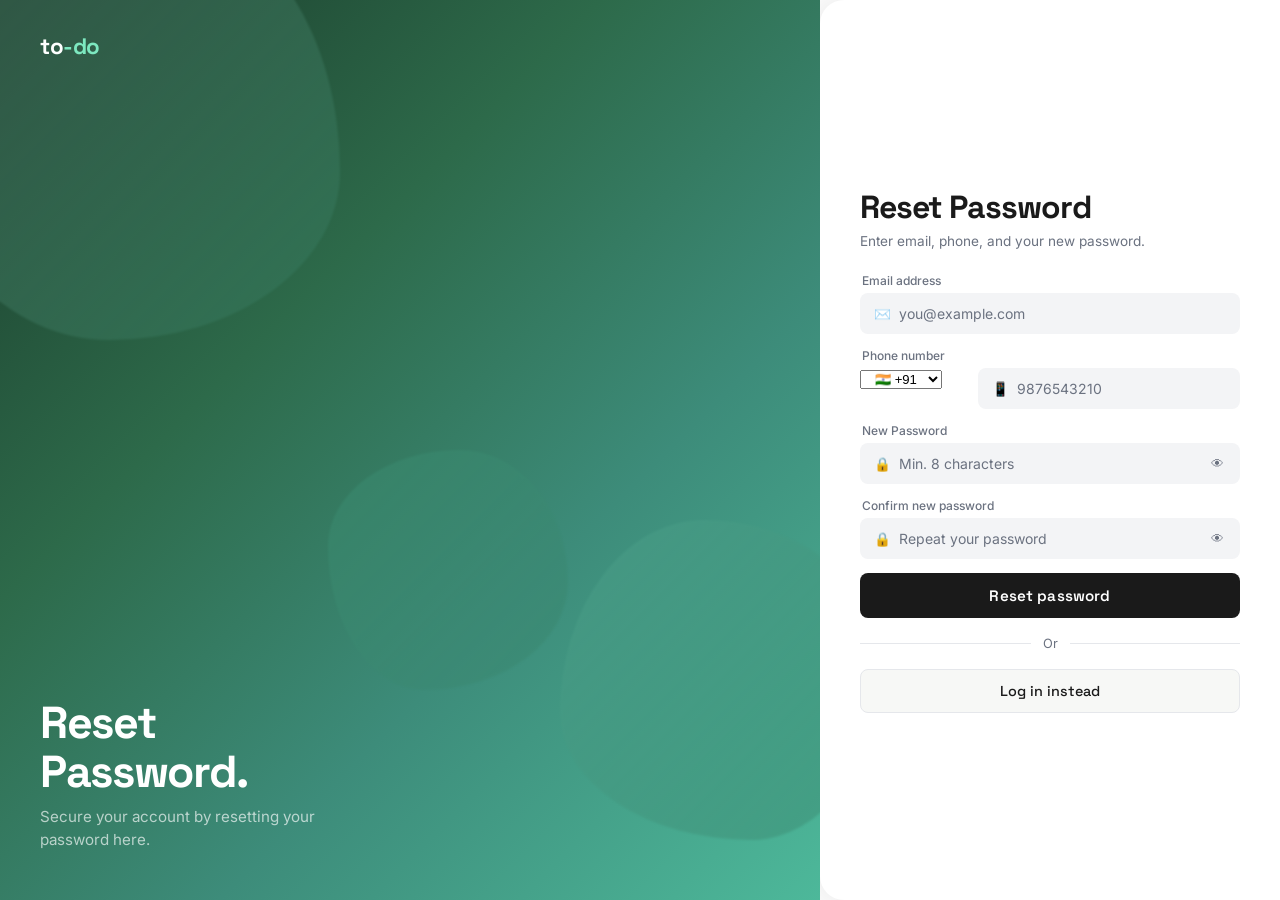
<file: static/forgot.html>
<!DOCTYPE html>
<html lang="en">
<head>
  <meta charset="UTF-8" />
  <meta name="viewport" content="width=device-width, initial-scale=1.0" />
  <title>To-Do — Forgot Password</title>
  <link href="https://fonts.googleapis.com/css2?family=Space+Grotesk:wght@400;500;600;700&family=Inter:wght@400;500;600&display=swap" rel="stylesheet" />
  <link rel="stylesheet" href="/static/css/shared.css" />
  <link rel="stylesheet" href="/static/css/forgot.css" />
</head>
<body>

  <!-- Left panel -->
  <div class="left">
    <div class="blob blob-1"></div>
    <div class="blob blob-2"></div>
    <div class="blob blob-3"></div>

    <a href="/" class="logo">to<span>-do</span></a>

    <div class="welcome">
      <h2>Reset<br/>Password.</h2>
      <p>Secure your account by resetting your password here.</p>
    </div>
  </div>

  <!-- Right panel -->
  <div class="right">
    <div class="form-box">
      <h1>Reset Password</h1>
      <p class="subtitle">Enter email, phone, and your new password.</p>

      <div class="field">
        <label for="inp-email">Email address</label>
        <div class="input-wrap">
          <span class="input-icon">✉️</span>
          <input id="inp-email" type="email" placeholder="you@example.com" autocomplete="email" />
        </div>
        <div class="error-msg" id="err-email">Please enter a valid email address.</div>
      </div>

      <div class="field">
        <label>Phone number</label>
        <div class="phone-row">
          <div class="country-wrap">
            <select id="inp-country-code">
              <option value="+91">🇮🇳 +91</option>
              <option value="+1">🇺🇸 +1</option>
              <option value="+44">🇬🇧 +44</option>
              <option value="+61">🇦🇺 +61</option>
              <option value="+971">🇦🇪 +971</option>
              <option value="+65">🇸🇬 +65</option>
              <option value="+49">🇩🇪 +49</option>
              <option value="+33">🇫🇷 +33</option>
            </select>
          </div>
          <div class="number-wrap">
            <div class="input-wrap">
              <span class="input-icon">📱</span>
              <input id="inp-phone" type="tel" placeholder="9876543210" autocomplete="tel" />
            </div>
          </div>
        </div>
        <div class="error-msg" id="err-phone">Please enter a valid phone number.</div>
      </div>

      <div class="field">
        <label for="inp-password">New Password</label>
        <div class="input-wrap">
          <span class="input-icon">🔒</span>
          <input id="inp-password" type="password" placeholder="Min. 8 characters" autocomplete="new-password" />
          <button class="toggle-pw" type="button" onclick="togglePw('inp-password', this)">👁</button>
        </div>
        <div class="error-msg" id="err-password">Password must be at least 8 characters.</div>
      </div>

      <div class="field">
        <label for="inp-confirm">Confirm new password</label>
        <div class="input-wrap">
          <span class="input-icon">🔒</span>
          <input id="inp-confirm" type="password" placeholder="Repeat your password" autocomplete="new-password" />
          <button class="toggle-pw" type="button" onclick="togglePw('inp-confirm', this)">👁</button>
        </div>
        <div class="error-msg" id="err-confirm">Passwords do not match.</div>
      </div>

      <button class="btn-primary" onclick="handleForgotPassword()">Reset password</button>

      <div class="or-divider">Or</div>

      <a href="/static/login.html" class="btn-secondary">Log in instead</a>
    </div>
  </div>

  <script src="/static/js/forgot.js"></script>
</body>
</html>
</file>
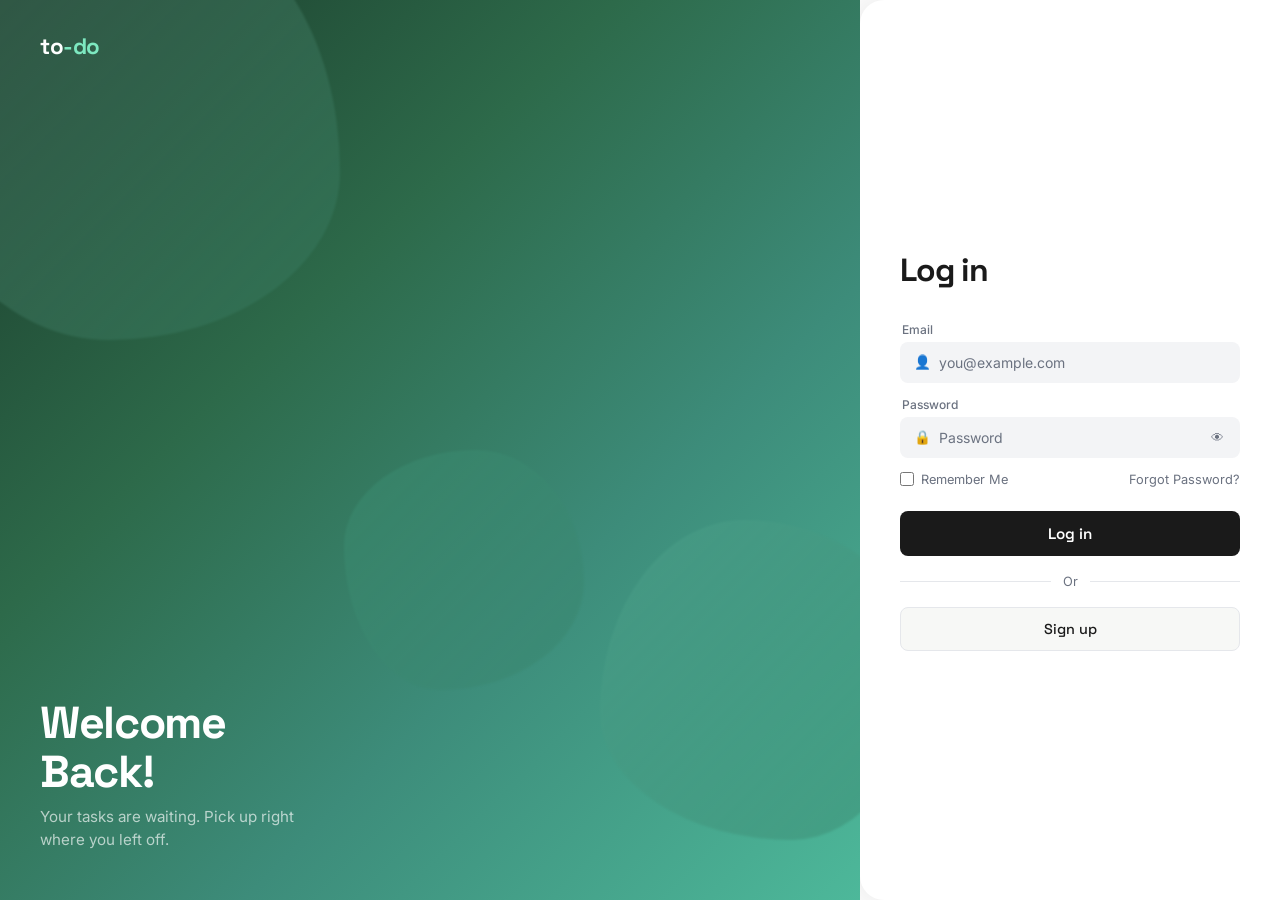
<file: static/login.html>
<!DOCTYPE html>
<html lang="en">
<head>
  <meta charset="UTF-8" />
  <meta name="viewport" content="width=device-width, initial-scale=1.0" />
  <title>To-Do — Log in</title>
  <link href="https://fonts.googleapis.com/css2?family=Space+Grotesk:wght@400;500;600;700&family=Inter:wght@400;500;600&display=swap" rel="stylesheet" />
  <link rel="stylesheet" href="/static/css/shared.css" />
  <link rel="stylesheet" href="/static/css/login.css" />
</head>
<body>

  <!-- Left panel -->
  <div class="left">
    <div class="blob blob-1"></div>
    <div class="blob blob-2"></div>
    <div class="blob blob-3"></div>

    <a href="/" class="logo">to<span>-do</span></a>

    <div class="welcome">
      <h2>Welcome<br/>Back!</h2>
      <p>Your tasks are waiting. Pick up right where you left off.</p>
    </div>
  </div>

  <!-- Right panel -->
  <div class="right">
    <div class="form-box">
      <h1>Log in</h1>

      <div class="field">
        <label for="inp-email">Email</label>
        <div class="input-wrap">
          <span class="input-icon">👤</span>
          <input id="inp-email" type="email" placeholder="you@example.com" autocomplete="email" />
        </div>
        <div class="error-msg" id="err-email">Please enter a valid email.</div>
      </div>

      <div class="field">
        <label for="inp-password">Password</label>
        <div class="input-wrap">
          <span class="input-icon">🔒</span>
          <input id="inp-password" type="password" placeholder="Password" autocomplete="current-password" />
          <button class="toggle-pw" type="button" onclick="togglePw('inp-password', this)">👁</button>
        </div>
        <div class="error-msg" id="err-password">Password is required.</div>
      </div>

      <div class="form-meta">
        <label class="remember">
          <input type="checkbox" id="remember" />
          Remember Me
        </label>
        <a href="/static/forgot.html" class="forgot">Forgot Password?</a>
      </div>

      <button class="btn-primary" onclick="handleLogin()">Log in</button>

      <div class="or-divider">Or</div>

      <a href="/static/signup.html" class="btn-secondary">Sign up</a>
    </div>
  </div>

  <script src="/static/js/login.js"></script>
</body>
</html>
</file>
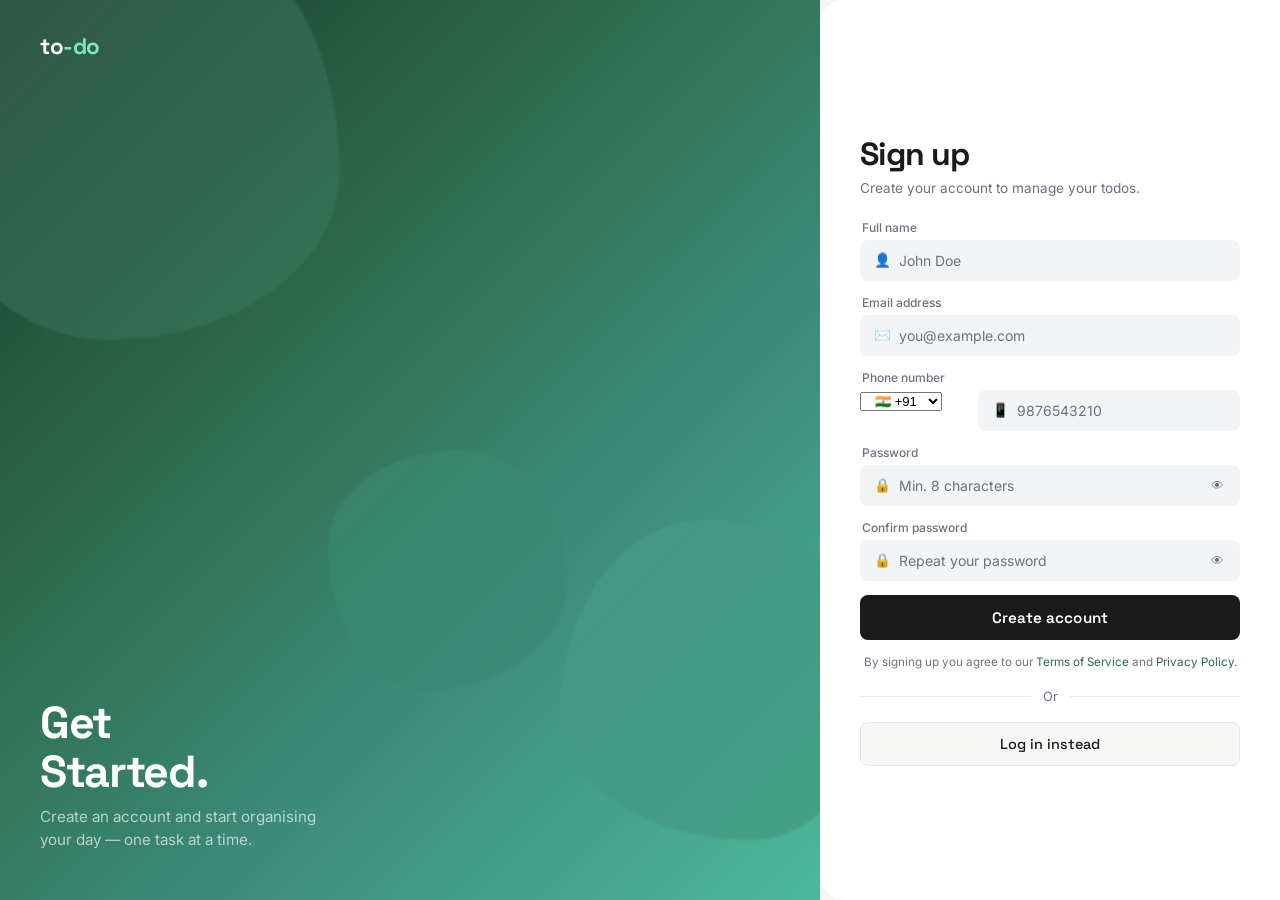
<file: static/signup.html>
<!DOCTYPE html>
<html lang="en">
<head>
  <meta charset="UTF-8" />
  <meta name="viewport" content="width=device-width, initial-scale=1.0" />
  <title>To-Do — Sign up</title>
  <link href="https://fonts.googleapis.com/css2?family=Space+Grotesk:wght@400;500;600;700&family=Inter:wght@400;500;600&display=swap" rel="stylesheet" />
  <link rel="stylesheet" href="/static/css/shared.css" />
  <link rel="stylesheet" href="/static/css/signup.css" />
</head>
<body>

  <!-- Left panel -->
  <div class="left">
    <div class="blob blob-1"></div>
    <div class="blob blob-2"></div>
    <div class="blob blob-3"></div>

    <a href="/" class="logo">to<span>-do</span></a>

    <div class="welcome">
      <h2>Get<br/>Started.</h2>
      <p>Create an account and start organising your day — one task at a time.</p>
    </div>
  </div>

  <!-- Right panel -->
  <div class="right">
    <div class="form-box">
      <h1>Sign up</h1>
      <p class="subtitle">Create your account to manage your todos.</p>

      <div class="field">
        <label for="inp-name">Full name</label>
        <div class="input-wrap">
          <span class="input-icon">👤</span>
          <input id="inp-name" type="text" placeholder="John Doe" autocomplete="name" />
        </div>
        <div class="error-msg" id="err-name">Please enter your full name.</div>
      </div>

      <div class="field">
        <label for="inp-email">Email address</label>
        <div class="input-wrap">
          <span class="input-icon">✉️</span>
          <input id="inp-email" type="email" placeholder="you@example.com" autocomplete="email" />
        </div>
        <div class="error-msg" id="err-email">Please enter a valid email address.</div>
      </div>

      <div class="field">
        <label>Phone number</label>
        <div class="phone-row">
          <div class="country-wrap">
            <select id="inp-country-code">
              <option value="+91">🇮🇳 +91</option>
              <option value="+1">🇺🇸 +1</option>
              <option value="+44">🇬🇧 +44</option>
              <option value="+61">🇦🇺 +61</option>
              <option value="+971">🇦🇪 +971</option>
              <option value="+65">🇸🇬 +65</option>
              <option value="+49">🇩🇪 +49</option>
              <option value="+33">🇫🇷 +33</option>
            </select>
          </div>
          <div class="number-wrap">
            <div class="input-wrap">
              <span class="input-icon">📱</span>
              <input id="inp-phone" type="tel" placeholder="9876543210" autocomplete="tel" />
            </div>
          </div>
        </div>
        <div class="error-msg" id="err-phone">Please enter a valid phone number.</div>
      </div>

      <div class="field">
        <label for="inp-password">Password</label>
        <div class="input-wrap">
          <span class="input-icon">🔒</span>
          <input id="inp-password" type="password" placeholder="Min. 8 characters" autocomplete="new-password" />
          <button class="toggle-pw" type="button" onclick="togglePw('inp-password', this)">👁</button>
        </div>
        <div class="error-msg" id="err-password">Password must be at least 8 characters.</div>
      </div>

      <div class="field">
        <label for="inp-confirm">Confirm password</label>
        <div class="input-wrap">
          <span class="input-icon">🔒</span>
          <input id="inp-confirm" type="password" placeholder="Repeat your password" autocomplete="new-password" />
          <button class="toggle-pw" type="button" onclick="togglePw('inp-confirm', this)">👁</button>
        </div>
        <div class="error-msg" id="err-confirm">Passwords do not match.</div>
      </div>

      <button class="btn-primary" onclick="handleSignup()">Create account</button>

      <p class="terms">
        By signing up you agree to our <a href="#">Terms of Service</a> and <a href="#">Privacy Policy</a>.
      </p>

      <div class="or-divider">Or</div>

      <a href="/static/login.html" class="btn-secondary">Log in instead</a>
    </div>
  </div>

  <script src="/static/js/signup.js"></script>
</body>
</html>
</file>
<file: static/css/shared.css>
/* ── shared.css — design tokens + resets used on every page ── */

*, *::before, *::after { box-sizing: border-box; margin: 0; padding: 0; }

:root {
  /* Brand greens — from login/signup */
  --green-dark:    #1a3a2a;
  --green-mid:     #2d6a4a;
  --green-light:   #4a9e72;
  --teal:          #3d8c7a;
  --teal-bright:   #4db89a;
  --green-accent:  #7de8c0;

  /* Dashboard surface palette */
  --bg:            #0f1a14;
  --surface:       #162010;
  --surface-2:     #1c2a1a;
  --border:        #243020;
  --border-light:  #2e3d2a;

  /* Text */
  --text:          #e8f0e4;
  --text-muted:    #7a9070;
  --text-dim:      #4a6040;

  /* Status colours */
  --emerald:       #2ea043;
  --emerald-dim:   #0d2218;
  --amber:         #d29922;
  --amber-dim:     #2d2210;
  --rose:          #da3633;
  --rose-dim:      #3a1a1a;

  /* Priority aliases */
  --low:           #2ea043;
  --medium:        #d29922;
  --high:          #da3633;

  /* White panel (login/signup) */
  --white:         #ffffff;
  --off-white:     #f7f8f6;
  --input-bg:      #f3f4f6;
  --panel-text:    #1a1a1a;
  --panel-muted:   #6b7280;
  --panel-border:  #e5e7eb;
  --error:         #dc2626;
}

body {
  font-family: 'Inter', sans-serif;
  -webkit-font-smoothing: antialiased;
}

/* ── Shared blob animation ── */
.blob {
  position: absolute;
  filter: blur(1px);
  opacity: 0.18;
  animation: blobFloat 8s ease-in-out infinite;
}

.blob-1 {
  width: 420px; height: 420px;
  background: linear-gradient(135deg, #a8edcf, #3d8c7a);
  top: -80px; left: -80px;
  animation-delay: 0s;
  border-radius: 60% 40% 55% 45% / 50% 60% 40% 50%;
}

.blob-2 {
  width: 320px; height: 320px;
  background: linear-gradient(135deg, #6dcfb0, #1a3a2a);
  bottom: 60px; right: -60px;
  animation-delay: -3s;
  border-radius: 45% 55% 40% 60% / 60% 45% 55% 40%;
}

.blob-3 {
  width: 240px; height: 240px;
  background: linear-gradient(135deg, #4db89a, #2d6a4a);
  top: 50%; left: 40%;
  animation-delay: -5s;
  border-radius: 55% 45% 60% 40% / 40% 55% 45% 60%;
}

@keyframes blobFloat {
  0%, 100% { transform: translateY(0px) rotate(0deg) scale(1); }
  33%       { transform: translateY(-20px) rotate(5deg) scale(1.03); }
  66%       { transform: translateY(10px) rotate(-3deg) scale(0.97); }
}

/* ── Shared left panel ── */
.left {
  flex: 1;
  position: relative;
  background: linear-gradient(135deg, #1a3a2a 0%, #2d6a4a 35%, #3d8c7a 65%, #4db89a 100%);
  display: flex;
  flex-direction: column;
  padding: 32px 40px;
  overflow: hidden;
}

.logo {
  font-family: 'Space Grotesk', sans-serif;
  font-size: 1.4rem;
  font-weight: 700;
  color: var(--white);
  letter-spacing: -0.02em;
  text-decoration: none;
  position: relative;
  z-index: 2;
}

.logo span { color: var(--green-accent); }

.welcome {
  position: absolute;
  bottom: 48px;
  left: 40px;
  z-index: 2;
}

.welcome h2 {
  font-family: 'Space Grotesk', sans-serif;
  font-size: 2.8rem;
  font-weight: 700;
  color: var(--white);
  letter-spacing: -0.03em;
  line-height: 1.1;
}

.welcome p {
  margin-top: 10px;
  color: rgba(255,255,255,0.65);
  font-size: 0.95rem;
  max-width: 280px;
  line-height: 1.5;
}

/* ── Shared right panel ── */
.right {
  background: var(--white);
  display: flex;
  align-items: center;
  justify-content: center;
  border-radius: 24px 0 0 24px;
  box-shadow: -8px 0 40px rgba(0,0,0,0.10);
  overflow-y: auto;
}

/* ── Shared form elements ── */
.form-box h1 {
  font-family: 'Space Grotesk', sans-serif;
  font-size: 2rem;
  font-weight: 700;
  color: var(--panel-text);
  letter-spacing: -0.03em;
}

.field { margin-bottom: 14px; }

.field label {
  display: block;
  font-size: 0.75rem;
  font-weight: 500;
  color: var(--panel-muted);
  margin-bottom: 5px;
  padding-left: 2px;
}

.input-wrap {
  position: relative;
  display: flex;
  align-items: center;
}

.input-icon {
  position: absolute;
  left: 14px;
  color: var(--panel-muted);
  font-size: 0.85rem;
  pointer-events: none;
}

.input-wrap input,
.input-wrap select {
  width: 100%;
  padding: 11px 14px 11px 38px;
  background: var(--input-bg);
  border: 1.5px solid transparent;
  border-radius: 8px;
  font-family: 'Inter', sans-serif;
  font-size: 0.875rem;
  color: var(--panel-text);
  outline: none;
  transition: border-color 0.2s, background 0.2s;
  appearance: none;
}

.input-wrap input::placeholder { color: var(--panel-muted); }

.input-wrap input:focus,
.input-wrap select:focus {
  border-color: var(--green-mid);
  background: var(--white);
}

.toggle-pw {
  position: absolute;
  right: 12px;
  background: none;
  border: none;
  cursor: pointer;
  color: var(--panel-muted);
  font-size: 0.8rem;
  padding: 4px;
}

.btn-primary {
  width: 100%;
  padding: 13px;
  background: var(--panel-text);
  color: var(--white);
  border: none;
  border-radius: 8px;
  font-family: 'Space Grotesk', sans-serif;
  font-size: 0.95rem;
  font-weight: 600;
  cursor: pointer;
  transition: background 0.2s, transform 0.1s;
  letter-spacing: 0.01em;
}

.btn-primary:hover  { background: #2d2d2d; }
.btn-primary:active { transform: scale(0.99); }

.btn-secondary {
  width: 100%;
  padding: 12px;
  background: var(--off-white);
  color: var(--panel-text);
  border: 1.5px solid var(--panel-border);
  border-radius: 8px;
  font-family: 'Space Grotesk', sans-serif;
  font-size: 0.9rem;
  font-weight: 500;
  cursor: pointer;
  text-align: center;
  text-decoration: none;
  display: block;
  transition: all 0.15s;
}

.btn-secondary:hover {
  border-color: var(--green-mid);
  background: #f0faf5;
}

.or-divider {
  display: flex;
  align-items: center;
  gap: 12px;
  margin: 18px 0;
  color: var(--panel-muted);
  font-size: 0.8rem;
}

.or-divider::before,
.or-divider::after {
  content: '';
  flex: 1;
  height: 1px;
  background: var(--panel-border);
}

.error-msg {
  display: none;
  color: var(--error);
  font-size: 0.75rem;
  margin-top: 4px;
  padding-left: 2px;
}

.error-msg.show { display: block; }
</file>
<file: static/css/forgot.css>
/* ── forgot.css ── */

body {
  min-height: 100vh;
  display: flex;
  overflow: hidden;
}

.right {
  width: 460px;
  flex-shrink: 0;
  padding: 40px;
}

.form-box { width: 100%; }

.form-box h1 { margin-bottom: 6px; }

.subtitle {
  font-size: 0.85rem;
  color: var(--panel-muted);
  margin-bottom: 24px;
}

/* Phone row */
.phone-row {
  display: flex;
  gap: 8px;
}

.phone-row .country-wrap {
  position: relative;
  width: 110px;
  flex-shrink: 0;
}

.phone-row .country-wrap select {
  padding-left: 10px;
  font-size: 0.82rem;
}

.phone-row .number-wrap {
  flex: 1;
  position: relative;
}
</file>
<file: static/css/login.css>
/* ── login.css ── */

body {
  min-height: 100vh;
  display: flex;
  overflow: hidden;
}

.right {
  width: 420px;
  flex-shrink: 0;
  padding: 48px 40px;
}

.form-box { width: 100%; }

.form-box h1 { margin-bottom: 32px; }

.form-meta {
  display: flex;
  align-items: center;
  justify-content: space-between;
  margin: 14px 0 24px;
}

.remember {
  display: flex;
  align-items: center;
  gap: 7px;
  font-size: 0.8rem;
  color: var(--panel-muted);
  cursor: pointer;
}

.remember input[type="checkbox"] {
  width: 14px;
  height: 14px;
  accent-color: var(--green-mid);
  cursor: pointer;
}

.forgot {
  font-size: 0.8rem;
  color: var(--panel-muted);
  text-decoration: none;
  transition: color 0.15s;
}

.forgot:hover { color: var(--green-mid); }
</file>
<file: static/css/signup.css>
/* ── signup.css ── */

body {
  min-height: 100vh;
  display: flex;
  overflow: hidden;
}

.right {
  width: 460px;
  flex-shrink: 0;
  padding: 40px;
}

.form-box { width: 100%; }

.form-box h1 { margin-bottom: 6px; }

.subtitle {
  font-size: 0.85rem;
  color: var(--panel-muted);
  margin-bottom: 24px;
}

/* Phone row */
.phone-row {
  display: flex;
  gap: 8px;
}

.phone-row .country-wrap {
  position: relative;
  width: 110px;
  flex-shrink: 0;
}

.phone-row .country-wrap select {
  padding-left: 10px;
  font-size: 0.82rem;
}

.phone-row .number-wrap {
  flex: 1;
  position: relative;
}

.terms {
  font-size: 0.73rem;
  color: var(--panel-muted);
  text-align: center;
  margin-top: 14px;
  line-height: 1.5;
}

.terms a {
  color: var(--green-mid);
  text-decoration: none;
}
</file>
